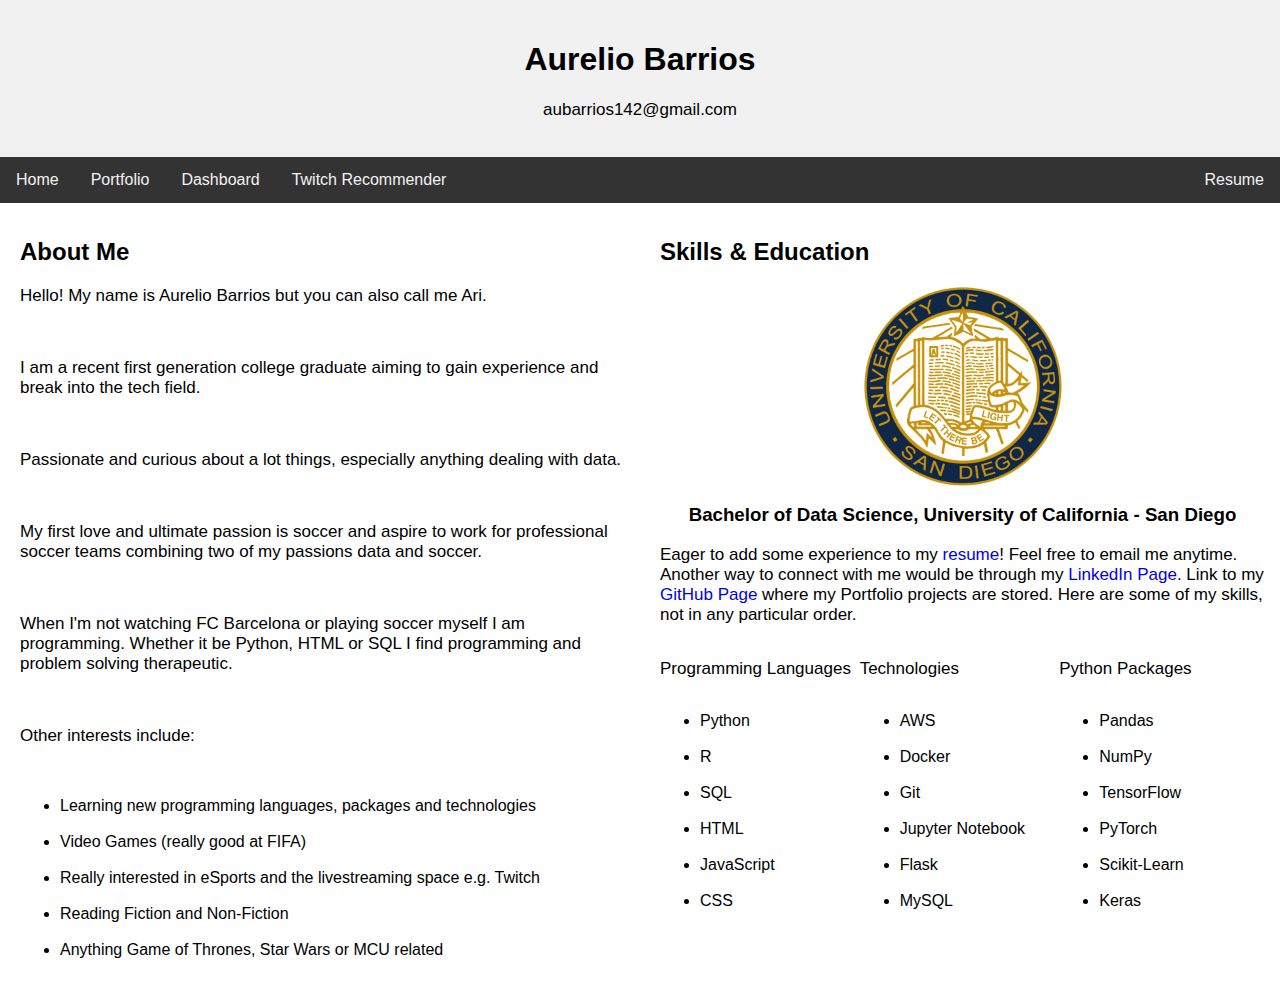
<file: index.html>
<!DOCTYPE html>
<html>

<head>
    <meta http-equiv="Content-Type" content="text/html; charset=UTF-8">
    <meta http-equiv="X-UA-Compatible" content="IE=edge">
    <meta name="viewport" content="width=device-width, initial-scale=1">
    <!-- <link rel="stylesheet" type="text/css" href="style/style.css" /> -->

    <!-- <script src="scripts/main.js"></script> -->
    <title> Aurelio Barrios Personal</title>

    <style>
        * {
            /* This allowed the two columns to fit onto the page properly */
            /* allows us to include the padding and border in an elements total
            width and height */
            box-sizing: border-box;
            font-family: -apple-system, BlinkMacSystemFont, 'Segoe UI', Roboto, Oxygen, Ubuntu, Cantarell, 'Open Sans', 'Helvetica Neue', sans-serif;
        }

        body {
            /* This made sure that the body filled the entire page rather than having gaps */
            margin: 0;
        }

        p {
            font-size: 17px;
        }

        ul {
            display: inline-block;
        }

        .header {
            background-color: #f1f1f1;
            /* This made the header box bigger */
            padding: 20px;
            text-align: center;
        }

        .topnav {
            /* This removed the overlapping between the column and topnav */
            overflow: hidden;
            background-color: #333;
        }

        .topnav a {
            /* made the elements stack next to each other */
            float: left;
            /* new line and takes up whole width */
            display: block;
            color: #f2f2f2;
            text-align: center;
            /* Changed the size of the links */
            padding: 14px 16px;
            /* removed the underlines */
            text-decoration: none;
        }

        /* Changes the color of the topnav a elements when hovered over */
        .topnav a:hover {
            background-color: #ddd;
            color: black;
        }

        .column {
            /* rather than top and bottom they are now next to each other */
            float: left;
            /* there is some space between them now */
            width: 50%;
            /*  */
            padding: 15px;
            padding-left: 20px;
        }

        .img {
            display: block;
            margin-left: auto;
            margin-right: auto;
            width: 30%;
        }

        .row:after {
            content: "";
            display: table;
            clear: both;
        }

        /* TEST */
        #skills {
            float: left;
            width: 33%;
        }

        /* TEST */

        /* adds a responsive layout */
        @media screen and (max-width:600px) {
            .column {
                width: 100%;
            }
        }

        @media screen and (max-width: 400px) {
            .topnav a {
                float: none;
                width: 100%;
            }

            /* TEST */
            #skills {
                float: none;
                width: 100%;
            }

            /* TEST */
        }
    </style>
</head>

<body>

    <div class="header">
        <h1>Aurelio Barrios</h1>
        <p>aubarrios142@gmail.com</p>
    </div>

    <div class="topnav">
        <a href="./index.html">Home</a>
        <a href="./portfolio.html">Portfolio</a>
        <!-- TEST -->
        <a href="./layout.html" target="_blank">Dashboard</a>
        <a href="https://aureliobarrios.pythonanywhere.com/" target="_blank">Twitch Recommender</a>
        <!-- TEST -->
        <a href="./resume/aurelioBarrios.pdf" target="_blank" style="float: right;">Resume</a>
    </div>

    <div class="row">
        <div class="column">
            <h2>About Me</h2>
            <p>Hello! My name is Aurelio Barrios but you can also call me Ari.</p>
            <br>
            <p>I am a recent first generation college graduate aiming to gain experience and break into the
                tech field.
            </p>
            <br>
            <p>
                Passionate and curious about a lot things, especially anything dealing with data.
            </p>
            <br>
            <p>My first love and ultimate passion is soccer and aspire to work for professional soccer teams
                combining two of my passions data and soccer.</p>
            <br>
            <p>
                When I'm not watching FC Barcelona or playing soccer myself I am programming. Whether it be
                Python, HTML or SQL I find programming and problem solving therapeutic. </p>
            <br>
            <p>Other interests include:</p>
            <ul>
                <br>
                <li>Learning new programming languages, packages and technologies</li>
                <br>
                <li>Video Games (really good at FIFA)</li>
                <br>
                <li>Really interested in eSports and the livestreaming space e.g. Twitch</li>
                <br>
                <li>Reading Fiction and Non-Fiction</li>
                <br>
                <li>Anything Game of Thrones, Star Wars or MCU related</li>
            </ul>
        </div>

        <div class="column">
            <h2>Skills & Education</h2>
            <img src="./images/ucsd-logo.png" class="img" style="width: 200px; height: auto;">
            <h3 style="text-align: center;">Bachelor of Data Science, University of California - San Diego</h3>
            <p>Eager to add some experience to my
                <a style="text-decoration: none;" href="./resume/aurelioBarrios.pdf" target="_blank">resume</a>!
                Feel free to email me anytime. Another way to connect with me would be through my
                <a style="text-decoration: none;" href="https://www.linkedin.com/in/aurelio-barrios/"
                    target="_blank">LinkedIn Page</a>. Link to my <a style="text-decoration: none;"
                    href="https://github.com/aubarrio" target="_blank">GitHub Page</a> where my Portfolio projects are
                stored. Here are some of my skills, not in any particular order.
            </p>
            <div id="skills">
                <p>Programming Languages</p>
                <ul>
                    <li>Python</li>
                    <br>
                    <li>R</li>
                    <br>
                    <li>SQL</li>
                    <br>
                    <li>HTML</li>
                    <br>
                    <li>JavaScript</li>
                    <br>
                    <li>CSS</li>
                </ul>
            </div>
            <div id="skills">
                <p>Technologies</p>
                <ul>
                    <li>AWS</li>
                    <br>
                    <li>Docker</li>
                    <br>
                    <li>Git</li>
                    <br>
                    <li>Jupyter Notebook</li>
                    <br>
                    <li>Flask</li>
                    <br>
                    <li>MySQL</li>
                </ul>
            </div>
            <div id="skills">
                <p>Python Packages</p>
                <ul>
                    <li>Pandas</li>
                    <br>
                    <li>NumPy</li>
                    <br>
                    <li>TensorFlow</li>
                    <br>
                    <li>PyTorch</li>
                    <br>
                    <li>Scikit-Learn</li>
                    <br>
                    <li>Keras</li>
                </ul>
            </div>
        </div>
    </div>

</body>

</html>
</file>
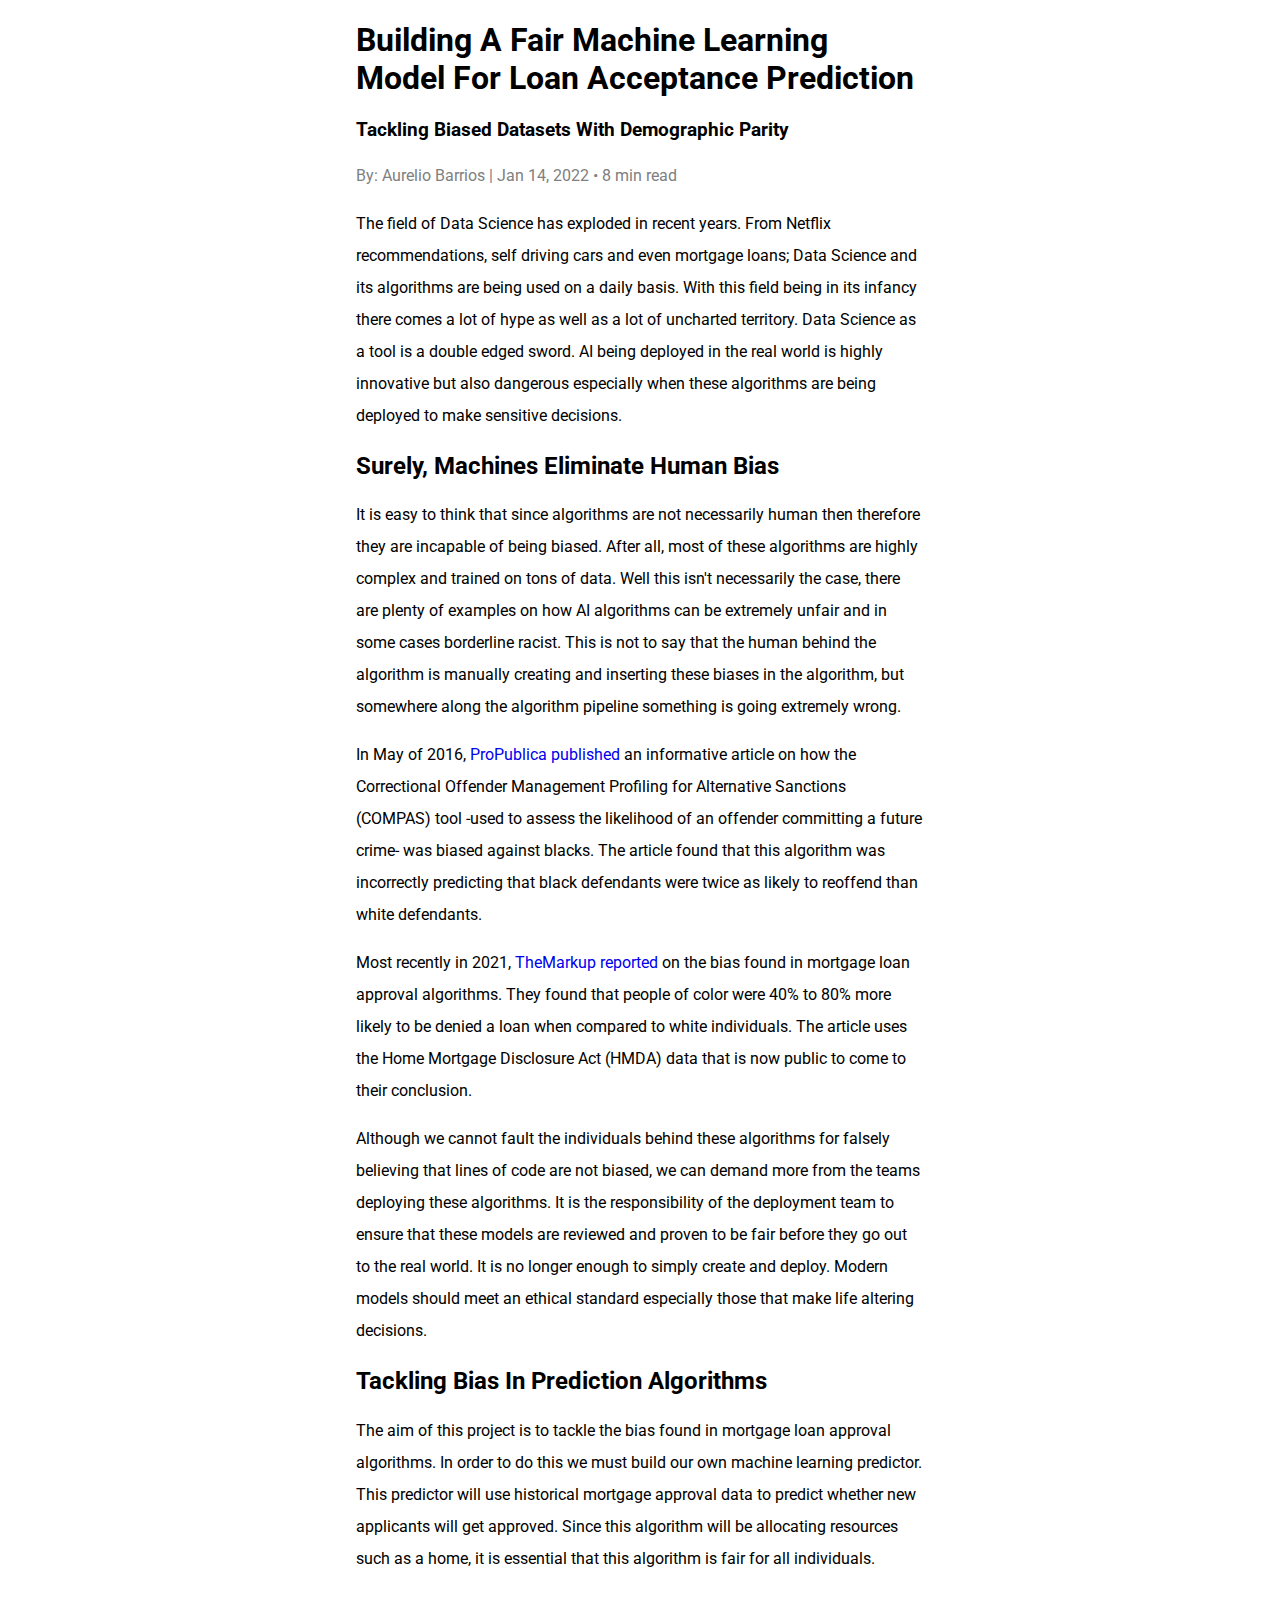
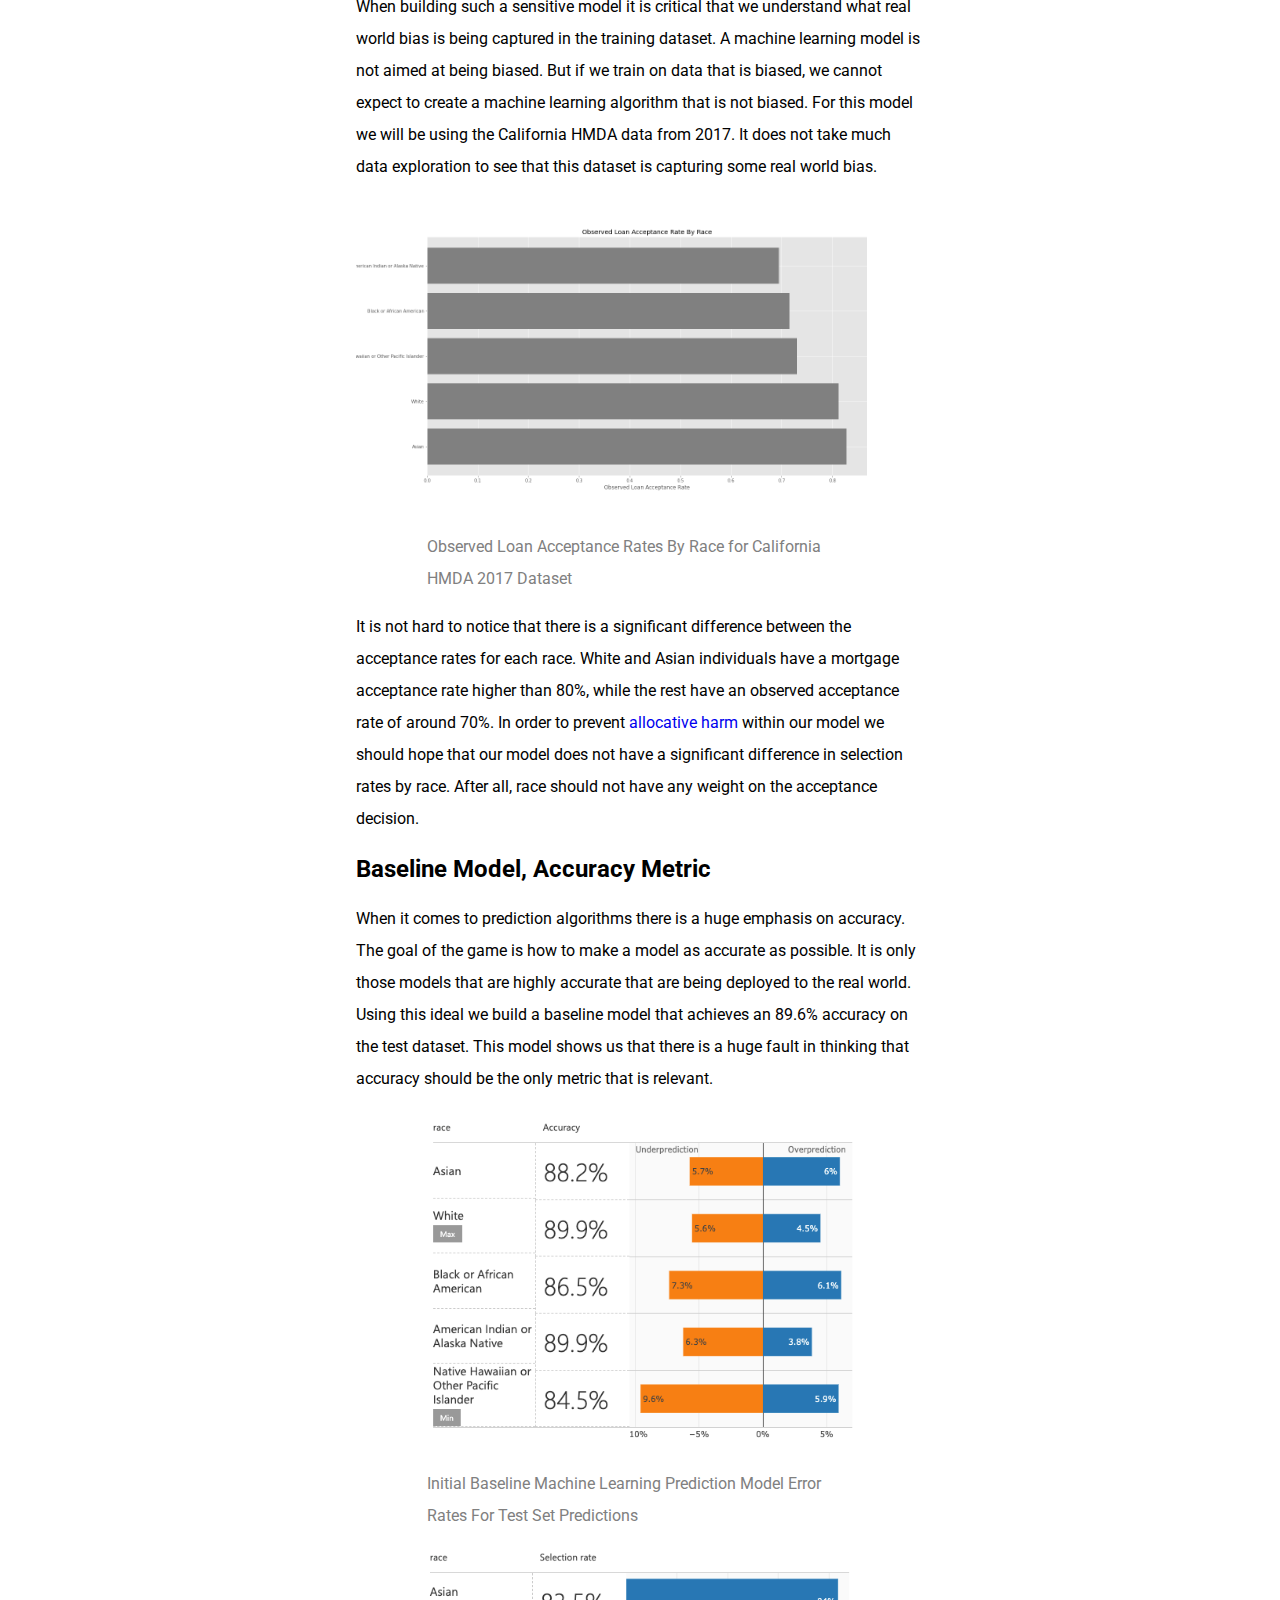
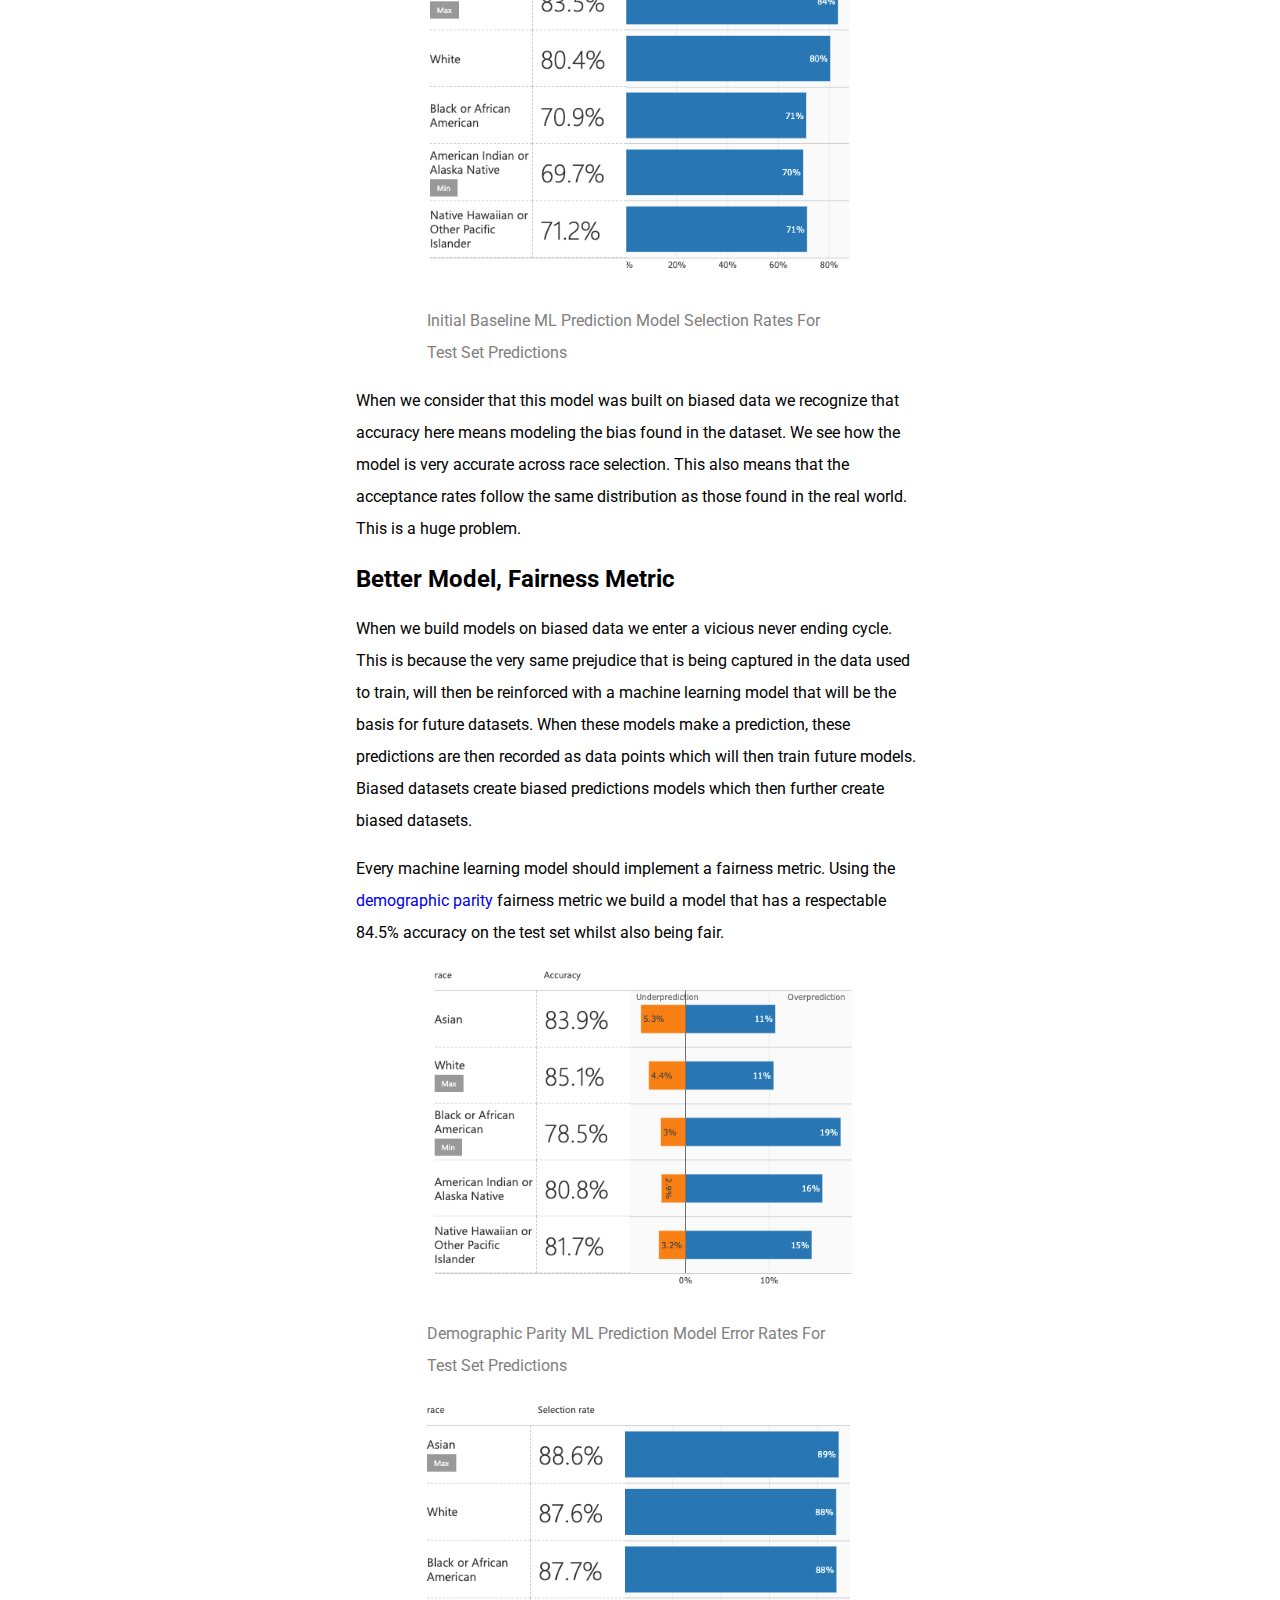
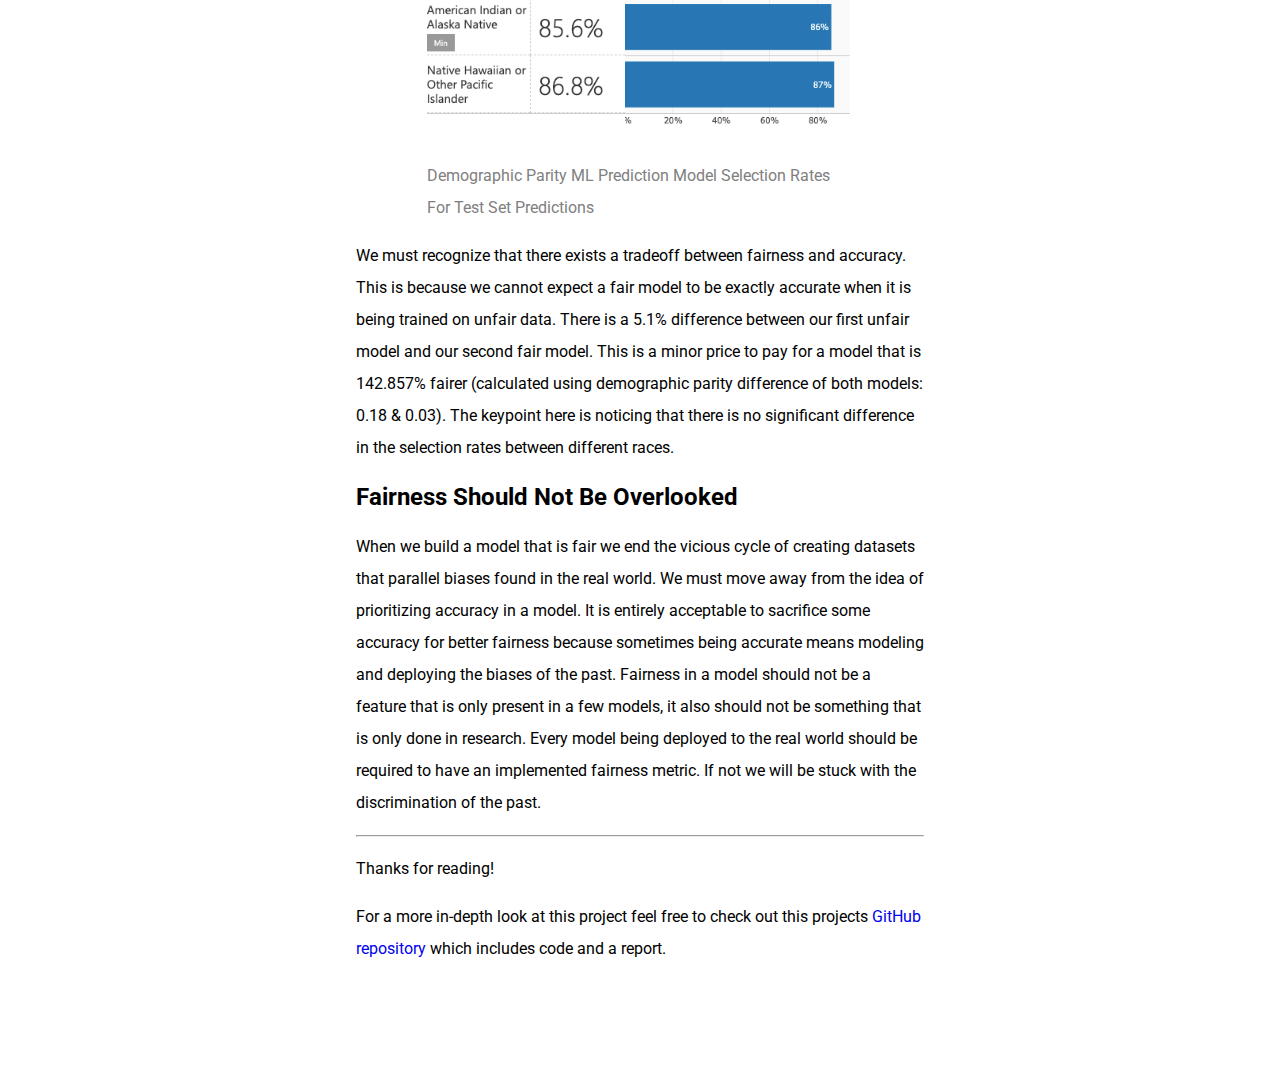
<file: blog.html>
<!DOCTYPE html>
<html>

<head>
    <meta http-equiv="Content-Type" content="text/html; charset=UTF-8">
    <meta http-equiv="X-UA-Compatible" content="IE=edge">
    <meta name="viewport" content="width=device-width, initial-scale=1">

    <link rel="preconnect" href="https://fonts.googleapis.com">
    <link rel="preconnect" href="https://fonts.gstatic.com" crossorigin>
    <link href="https://fonts.googleapis.com/css2?family=Roboto&display=swap" rel="stylesheet">

    <title> FairLearn Blog</title>

    <style>
        * {
            font-family: 'Roboto', 'sans-serif';
        }

        p {
            line-height: 2em;
        }

        #blog-body {
            display: block;
            margin-left: auto;
            margin-right: auto;
            width: 45%;
        }

        #img-caption {
            color: grey;
            width: 75%;
            display: block;
            margin-left: auto;
            margin-right: auto;
        }

        img {
            width: 80%;
            height: auto;
            display: block;
            margin-left: auto;
            margin-right: auto;
        }

        #img-one {
            width: 100%;
            height: auto;
            display: block;
            margin-left: auto;
            margin-right: auto;
        }

        @media screen and (max-width: 400px) {
            #blog-body {
                display: block;
                margin-left: auto;
                margin-right: auto;
                width: 95%;
            }

            #img-caption {
                color: grey;
                width: 95%;
                display: block;
                margin-left: auto;
                margin-right: auto;
            }

            img {
                width: 100%;
                height: auto;
            }

            #img-one {
                width: 100%;
                height: auto;
            }
        }
    </style>
</head>

<body style="padding-bottom: 100px;">
    <div id="blog-body">
        <h1>Building A Fair Machine Learning Model For Loan Acceptance Prediction</h1>
        <h3>Tackling Biased Datasets With Demographic Parity</h3>
        <p style="color: grey;">By: Aurelio Barrios | Jan 14, 2022 &bull; 8 min read</p>
        <p>
            The field of Data Science has exploded in recent years. From Netflix recommendations, self driving cars and
            even mortgage loans; Data Science and its algorithms are being used on a daily basis. With this field being
            in its infancy there comes a lot of hype as well as a lot of uncharted territory. Data Science as a tool is
            a double edged sword. AI being deployed in the real world is highly innovative but also dangerous especially
            when these algorithms are being deployed to make sensitive decisions.
        </p>
        <h2>Surely, Machines Eliminate Human Bias</h2>
        <p>
            It is easy to think that since algorithms are not necessarily human then therefore they are incapable of
            being biased. After all, most of these algorithms are highly complex and trained on tons of data. Well this
            isn't necessarily the case, there are plenty of examples on how AI algorithms can be extremely unfair and in
            some cases borderline racist. This is not to say that the human behind the algorithm is manually creating
            and inserting these biases in the algorithm, but somewhere along the algorithm pipeline something is going
            extremely wrong.
        </p>
        <p>
            In May of 2016, <a style="text-decoration: none;"
                href="https://www.propublica.org/article/machine-bias-risk-assessments-in-criminal-sentencing"
                target="_blank">ProPublica published</a> an informative article on how the Correctional Offender
            Management Profiling for Alternative Sanctions (COMPAS) tool -used to assess the likelihood of an offender
            committing a future crime- was biased against blacks. The article found that this algorithm was incorrectly
            predicting that black defendants were twice as likely to reoffend than white defendants.
        </p>
        <p>
            Most recently in 2021, <a style="text-decoration: none;"
                href="https://themarkup.org/denied/2021/08/25/the-secret-bias-hidden-in-mortgage-approval-algorithms"
                target="_blank"> TheMarkup reported </a> on the bias found in mortgage loan approval
            algorithms. They found that people of color were 40% to 80% more likely to be denied a loan when compared to
            white individuals. The article uses the Home Mortgage Disclosure Act (HMDA) data that is now public to come
            to their conclusion.
        </p>
        <p>
            Although we cannot fault the individuals behind these algorithms for falsely believing that lines of code
            are not biased, we can demand more from the teams deploying these algorithms. It is the responsibility of
            the deployment team to ensure that these models are reviewed and proven to be fair before they go out to the
            real world. It is no longer enough to simply create and deploy. Modern models should meet an ethical
            standard especially those that make life altering decisions.
        </p>
        <h2>Tackling Bias In Prediction Algorithms</h2>
        <p>
            The aim of this project is to tackle the bias found in mortgage loan approval algorithms. In order to do
            this we must build our own machine learning predictor. This predictor will use historical mortgage approval
            data to predict whether new applicants will get approved. Since this algorithm will be allocating resources
            such as a home, it is essential that this algorithm is fair for all individuals.
        </p>
        <p>
            When building such a sensitive model it is critical that we understand what real world bias is being
            captured in the training dataset. A machine learning model is not aimed at being biased. But if we train on
            data that is biased, we cannot expect to create a machine learning algorithm that is not biased. For this
            model we will be using the California HMDA data from 2017. It does not take much data exploration to see
            that this dataset is capturing some real world bias.
        </p>
        <img id="img-one" src="./images/observed_rates.png">
        <div id="img-caption">
            <p>Observed Loan Acceptance Rates By Race for California HMDA 2017 Dataset</p>
        </div>
        <p>
            It is not hard to notice that there is a significant difference between the acceptance rates for each race.
            White and Asian individuals have a mortgage acceptance rate higher than 80%, while the rest have an observed
            acceptance rate of around 70%. In order to prevent <a style="text-decoration: none;"
                href="https://www.google.com/search?q=allocative+harm+definition&sxsrf=AOaemvL_yqJOKGVfQxERD2mSgLJUMUfEkQ%3A1642786537591&ei=6e7qYYa_I4egptQP-Z2s8A4&oq=allocative+harm+def&gs_lcp=Cgdnd3Mtd2l6EAMYADIFCCEQoAE6BwgAEEcQsAM6BggAEBYQHjoFCCEQqwJKBAhBGABKBAhGGABQhhBYnhJg_htoBXACeACAAZ8BiAHiBJIBAzAuNJgBAKABAcgBBcABAQ&sclient=gws-wiz"
                target="_blank">allocative harm</a> within our model we should hope
            that our model does not have a significant difference in selection rates by race. After all, race should not
            have any weight on the acceptance decision.
        </p>
        <h2>Baseline Model, Accuracy Metric</h2>
        <p>
            When it comes to prediction algorithms there is a huge emphasis on accuracy. The goal of the game is how to
            make a model as accurate as possible. It is only those models that are highly accurate that are being
            deployed to the real world. Using this ideal we build a baseline model that achieves an 89.6% accuracy on
            the test dataset. This model shows us that there is a huge fault in thinking that accuracy should be the
            only metric that is relevant.
        </p>
        <img src="./images/basem_error.png">
        <div id="img-caption">
            <p>Initial Baseline Machine Learning Prediction Model Error Rates For Test Set Predictions</p>
        </div>
        <img src="./images/basem_selection.png">
        <div id="img-caption">
            <p>Initial Baseline ML Prediction Model Selection Rates For Test Set Predictions</p>
        </div>
        <p>
            When we consider that this model was built on biased data we recognize that accuracy here means modeling the
            bias found in the dataset. We see how the model is very accurate across race selection. This also means that
            the acceptance rates follow the same distribution as those found in the real world. This is a huge problem.
        </p>
        <h2>Better Model, Fairness Metric</h2>
        <p>
            When we build models on biased data we enter a vicious never ending cycle. This is because the very same
            prejudice that is being captured in the data used to train, will then be reinforced with a machine learning
            model that will be the basis for future datasets. When these models make a prediction, these predictions are
            then recorded as data points which will then train future models. Biased datasets create biased predictions
            models which then further create biased datasets.
        </p>
        <p>
            Every machine learning model should implement a fairness metric. Using the <a style="text-decoration: none;"
                href="https://www.google.com/search?q=what+is+demographic+parity&sxsrf=AOaemvKqNDBeK7JtDlAdW4SZykG9u_NoJQ%3A1642786544291&ei=8O7qYbGjEb6eptQPoI-40AI&ved=0ahUKEwix26fjsMP1AhU-j4kEHaAHDioQ4dUDCA4&uact=5&oq=what+is+demographic+parity&gs_lcp=[base64]&sclient=gws-wiz"
                target="_blank">demographic parity</a>
            fairness metric we build a model that has a respectable 84.5% accuracy on the test set whilst also being
            fair.
        </p>
        <img src="./images/betterm_error.png">
        <div id="img-caption">
            <p>Demographic Parity ML Prediction Model Error Rates For Test Set Predictions</p>
        </div>
        <img src="./images/betterm_selection.png">
        <div id="img-caption">
            <p>Demographic Parity ML Prediction Model Selection Rates For Test Set Predictions</p>
        </div>
        <p>
            We must recognize that there exists a tradeoff between fairness and accuracy. This is because we cannot
            expect a fair model to be exactly accurate when it is being trained on unfair data. There is a 5.1%
            difference between our first unfair model and our second fair model. This is a minor price to pay for a
            model that is 142.857% fairer (calculated using demographic parity difference of both models: 0.18 & 0.03).
            The keypoint here is noticing that there is no significant difference in the selection rates between
            different races.
        </p>
        <h2>Fairness Should Not Be Overlooked</h2>
        <p>
            When we build a model that is fair we end the vicious cycle of creating datasets that parallel biases found
            in the real world. We must move away from the idea of prioritizing accuracy in a model. It is entirely
            acceptable to sacrifice some accuracy for better fairness because sometimes being accurate means modeling
            and deploying the biases of the past. Fairness in a model should not be a feature that is only present in a
            few models, it also should not be something that is only done in research. Every model being deployed to the
            real world should be required to have an implemented fairness metric. If not we will be stuck with the
            discrimination of the past.
        </p>
        <hr>
        <p>
            Thanks for reading!
        </p>
        <p>
            For a more in-depth look at this project feel free to check out this projects <a
                style="text-decoration: none;" href="https://github.com/aubarrio/MyPortfolio/tree/main/Fairlearn"
                target="_blank">GitHub repository</a> which includes
            code and a report.
        </p>

    </div>
</body>

</html>
</file>
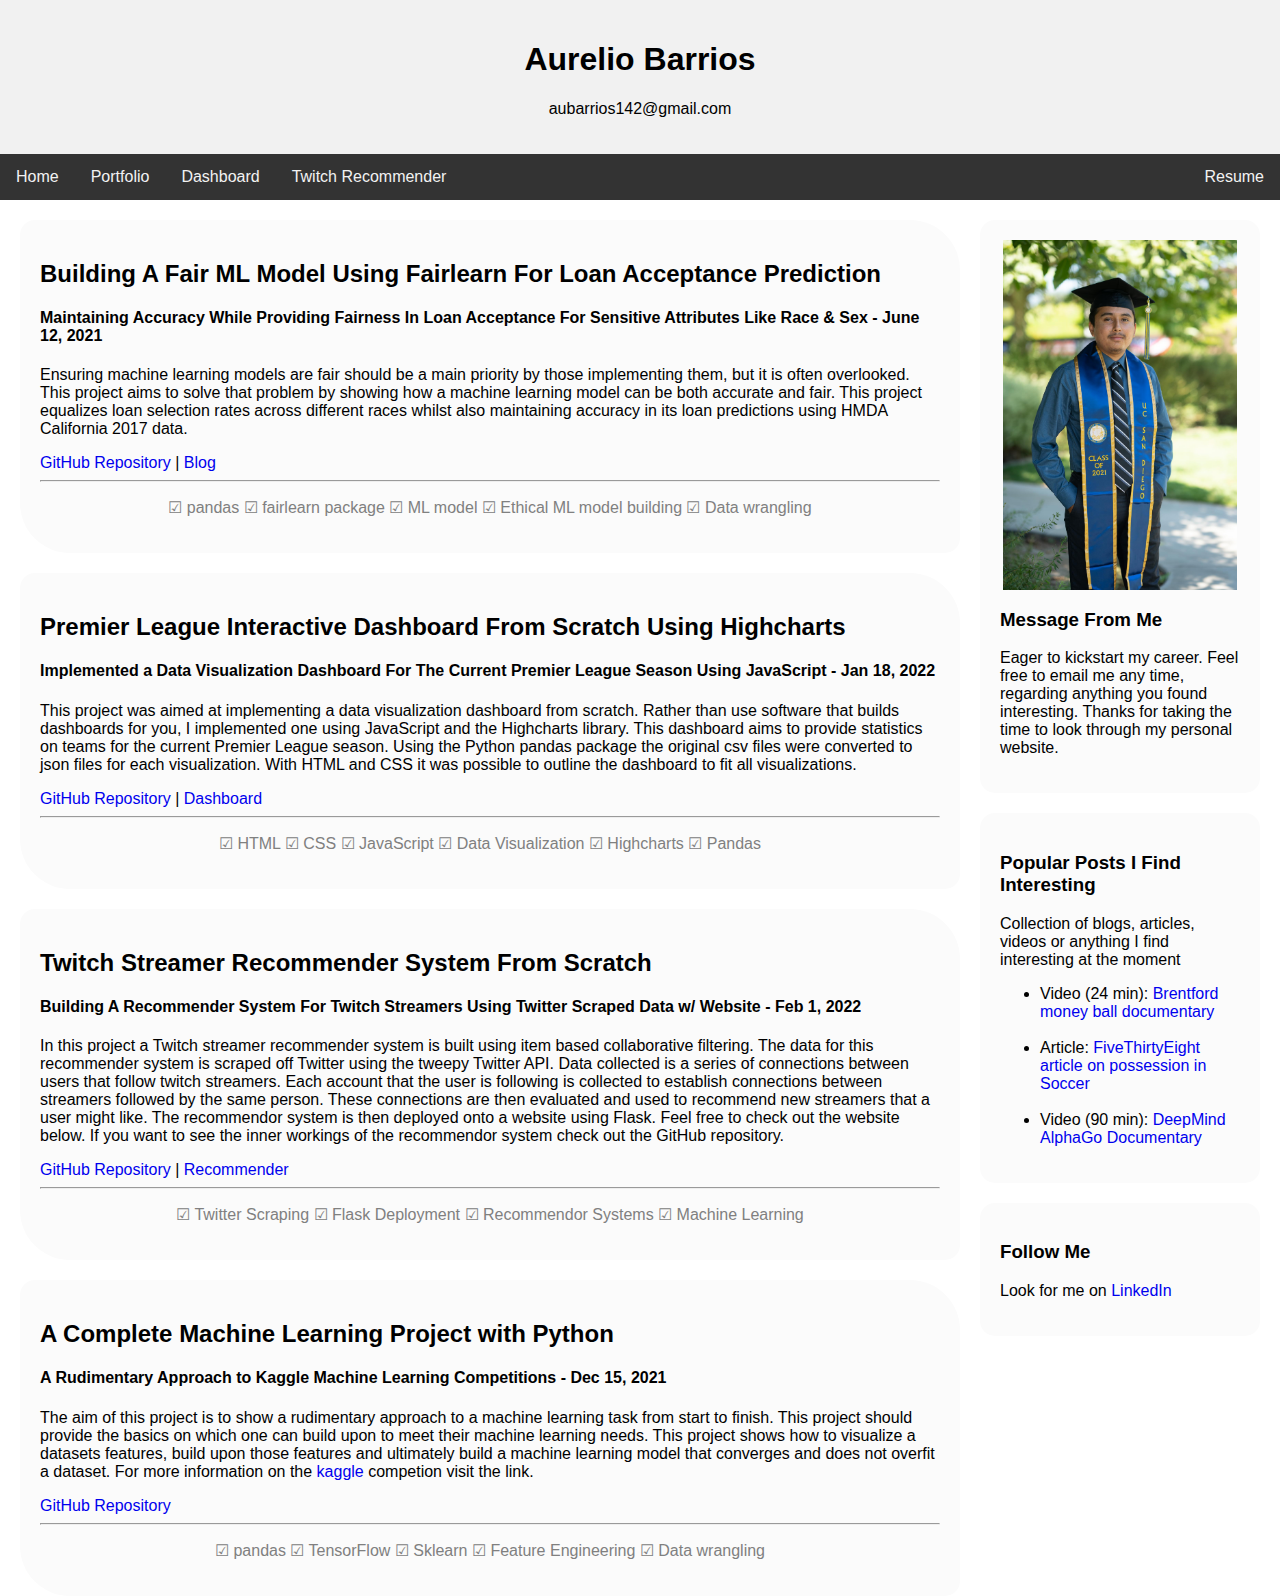
<file: portfolio.html>
<!DOCTYPE html>
<html>

<head>
    <meta http-equiv="Content-Type" content="text/html; charset=UTF-8">
    <meta http-equiv="X-UA-Compatible" content="IE=edge">
    <meta name="viewport" content="width=device-width, initial-scale=1">
    <!-- <link rel="stylesheet" type="text/css" href="style/style.css" /> -->

    <!-- <script src="scripts/main.js"></script> -->
    <title> Aurelio Barrios Personal</title>

    <style>
        * {
            /* This allowed the two columns to fit onto the page properly */
            /* allows us to include the padding and border in an elements total
            width and height */
            box-sizing: border-box;
            font-family: -apple-system, BlinkMacSystemFont, 'Segoe UI', Roboto, Oxygen, Ubuntu, Cantarell, 'Open Sans', 'Helvetica Neue', sans-serif;
        }

        body {
            /* This made sure that the body filled the entire page rather than having gaps */
            margin: 0;
            /* background: #34568B; */
            /* background: #424242; */
            background: white;
        }

        .header {
            background-color: #f1f1f1;
            /* This made the header box bigger */
            padding: 20px;
            text-align: center;
        }

        .topnav {
            /* This removed the overlapping between the column and topnav */
            overflow: hidden;
            background-color: #333;
        }

        .topnav a {
            /* made the elements stack next to each other */
            float: left;
            /* new line and takes up whole width */
            display: block;
            color: #f2f2f2;
            text-align: center;
            /* Changed the size of the links */
            padding: 14px 16px;
            /* removed the underlines */
            text-decoration: none;
        }

        /* Changes the color of the topnav a elements when hovered over */
        .topnav a:hover {
            background-color: #ddd;
            color: black;
        }

        .leftcolumn {
            /* This moved everything from left column to left and right to right */
            float: left;
            width: 75%;
            /* background-color: red; */
            padding-left: 20px;
        }

        .rightcolumn {
            float: left;
            width: 25%;
            /* background-color: blue; */
            padding-left: 20px;
            padding-right: 20px;
        }

        .fakeimg {
            background-color: #aaa;
            width: 100%;
            padding: 20px;
        }

        .card {
            background-color: white;
            padding: 20px;
            margin-top: 20px;
        }

        .row:after {
            content: "";
            display: table;
            clear: both;
        }

        #rcorners3 {
            /* background-color: #f1f1f1; */
            background-color: #FBFBFB;
            border-radius: 15px;
        }

        #rcorners4 {
            /* previous color #EEEEEE */
            background-color: #FBFBFB;
            border-radius: 15px 50px;
        }

        .topics {
            color: #808080;
            text-align: center;
        }

        img {
            display: block;
            margin-left: auto;
            margin-right: auto;
            width: 50%;
        }

        /* adds a responsive layout */
        @media screen and (max-width:800px) {

            .leftcolumn,
            .rightcolumn {
                width: 100%;
                padding: 0;
            }
        }

        @media screen and (max-width: 400px) {
            .topnav a {
                float: none;
                width: 100%;
            }
        }
    </style>
</head>

<body>

    <div class="header">
        <h1>Aurelio Barrios</h1>
        <p>aubarrios142@gmail.com</p>
    </div>

    <div class="topnav">
        <a href="./index.html">Home</a>
        <a href="./portfolio.html">Portfolio</a>
        <!-- TEST -->
        <a href="./layout.html" target="_blank">Dashboard</a>
        <a href="https://aureliobarrios.pythonanywhere.com/" target="_blank">Twitch Recommender</a>
        <!-- TEST -->
        <a href="./resume/aurelioBarrios.pdf" target="_blank" style="float: right;">Resume</a>
    </div>

    <div class="row">
        <div class="leftcolumn">
            <div id="rcorners4" class="card">
                <h2>Building A Fair ML Model Using Fairlearn For Loan Acceptance Prediction</h2>
                <h4>Maintaining Accuracy While Providing Fairness In Loan Acceptance For Sensitive Attributes
                    Like Race & Sex - June 12, 2021</h4>
                <!-- <div class="imgone"></div> -->
                <p>Ensuring machine learning models are fair should be a main priority by those implementing
                    them, but it is often overlooked. This project aims to solve that problem by showing
                    how a machine learning model can be both accurate and fair. This project equalizes
                    loan selection rates across different races whilst also maintaining accuracy in its
                    loan predictions using HMDA California 2017 data.</p>
                <a style="text-decoration: none;" href="https://github.com/aubarrio/MyPortfolio/tree/main/Fairlearn"
                    target="_blank">GitHub Repository</a> | <a style="text-decoration: none;" href="./blog.html"
                    target="_blank">Blog</a>
                <hr>
                <p class="topics">&#9745; pandas &#9745; fairlearn package &#9745; ML model &#9745; Ethical ML model
                    building &#9745; Data wrangling</p>
            </div>

            <div id="rcorners4" class="card">
                <h2>Premier League Interactive Dashboard From Scratch Using Highcharts</h2>
                <h4>Implemented a Data Visualization Dashboard For The Current Premier League Season Using JavaScript -
                    Jan 18, 2022</h4>
                <p>This project was aimed at implementing a data visualization dashboard from scratch. Rather than use
                    software
                    that builds dashboards for you, I implemented one using JavaScript and the Highcharts library. This
                    dashboard aims to provide statistics on teams for the current Premier League season. Using the
                    Python pandas
                    package the original csv files were converted to json files for each visualization. With HTML and
                    CSS it was
                    possible to outline the dashboard to fit all visualizations.
                </p>
                <a style="text-decoration: none;" href="https://github.com/aubarrio/MyPortfolio/tree/main/Dashboard"
                    target="_blank">GitHub Repository</a> | <a style="text-decoration: none;" href="./layout.html"
                    target="_blank">Dashboard</a>
                <hr>
                <p class="topics">&#9745; HTML &#9745; CSS &#9745; JavaScript &#9745; Data Visualization &#9745;
                    Highcharts &#9745; Pandas</p>
            </div>

            <div id="rcorners4" class="card">
                <h2>Twitch Streamer Recommender System From Scratch</h2>
                <h4>Building A Recommender System For Twitch Streamers Using Twitter Scraped Data w/ Website - Feb 1, 2022</h4>
                <p>
                    In this project a Twitch streamer recommender system is built using item based collaborative filtering.
                    The data for this recommender system is scraped off Twitter using the tweepy Twitter API. Data collected 
                    is a series of connections between users that follow twitch streamers. Each account that the user is following
                    is collected to establish connections between streamers followed by the same person. These connections are 
                    then evaluated and used to recommend new streamers that a user might like. The recommendor system is then deployed
                    onto a website using Flask. Feel free to check out the website below. If you want to see the inner workings of the 
                    recommendor system check out the GitHub repository.
                </p>
                <a style="text-decoration: none;" href="https://github.com/aubarrio/MyPortfolio/tree/main/RecommenderSystems"
                    target="_blank">GitHub Repository</a> | <a style="text-decoration: none;" href="https://aureliobarrios.pythonanywhere.com/"
                    target="_blank">Recommender</a>
                <hr>
                <p class="topics">&#9745; Twitter Scraping &#9745; Flask Deployment &#9745; Recommendor Systems &#9745;
                    Machine Learning </p>
            </div>

            <div id="rcorners4" class="card">
                <h2>A Complete Machine Learning Project with Python</h2>
                <h4>A Rudimentary Approach to Kaggle Machine Learning Competitions - Dec 15, 2021</h4>
                <p>The aim of this project is to show a rudimentary approach to a machine learning task from
                    start to finish. This project should provide the basics on which one can build upon to meet
                    their machine learning needs. This project shows how to visualize a datasets features,
                    build upon those features and ultimately build a machine learning model that converges and
                    does not overfit a dataset. For more information on the <a style="text-decoration: none;"
                        href="https://www.kaggle.com/c/tabular-playground-series-dec-2021" target="_blank">kaggle</a>
                    competion visit the link.
                </p>
                <a style="text-decoration: none;" href="https://github.com/aubarrio/MyPortfolio/tree/main/Kaggle"
                    target="_blank">GitHub Repository</a>
                <hr>
                <p class="topics">&#9745; pandas &#9745; TensorFlow &#9745; Sklearn &#9745; Feature Engineering &#9745;
                    Data wrangling</p>
            </div>

            <!-- <div id="rcorners4" class="card">
                <h2>Premier League Dashboard From Scratch Using Highcharts</h2>
                <h4>Implemented a Data Visualization Dashboard For The Current Premier League Season Using JavaScript - Jan 18, 2022</h4>
                <div class="fakeimg" style="height: 200px;">Image - changes made</div>
                <p>Some text..</p>
                <p>Insert paragraph here</p>
                <a href="https://www.google.com" target="_blank">This is a link!</a>
            </div> -->
        </div>
        <div class="rightcolumn">
            <div id="rcorners3" class="card">
                <!-- <h2>About Me</h2> -->
                <!-- <div class="fakeimg" style="height: 100px;">Image</div> -->
                <img src="./images/profilePicture.JPG" style="height: 350px; width: auto;">
                <h3>Message From Me</h3>
                <p>Eager to kickstart my career. Feel free to email me any time, regarding anything you found
                    interesting. Thanks for taking the time to look
                    through my personal website.</p>
            </div>
            <div id="rcorners3" class="card">
                <h3>Popular Posts I Find Interesting</h3>
                <p>Collection of blogs, articles, videos or anything I find interesting at the moment</p>
                <ul>
                    <li>
                        Video (24 min): <a style="text-decoration: none;"
                            href="https://www.youtube.com/watch?v=R_nzV8n_PvM" target="_blank">Brentford
                            money ball documentary</a>
                    </li>
                    <br>
                    <li>
                        Article: <a style="text-decoration: none;"
                            href="https://fivethirtyeight.com/features/possession-is-the-puzzle-of-soccer-analytics-these-models-are-trying-to-solve-it/"
                            target="_blank">FiveThirtyEight article on possession in Soccer</a>
                    </li>
                    <br>
                    <li>
                        Video (90 min): <a style="text-decoration: none;"
                            href="https://www.youtube.com/watch?v=WXuK6gekU1Y" target="_blank">DeepMind AlphaGo
                            Documentary</a>
                    </li>
                </ul>

                <!-- <div class="fakeimg">
                    <p>Image</p>
                </div>
                <div class="fakeimg">
                    <p>Image</p>
                </div> -->
            </div>
            <div id="rcorners3" class="card">
                <h3>Follow Me</h3>
                <p>Look for me on <a style="text-decoration: none;" href="https://www.linkedin.com/in/aurelio-barrios/"
                        target="_blank">LinkedIn</a></p>
            </div>
        </div>
    </div>
</body>

</html>
</file>
